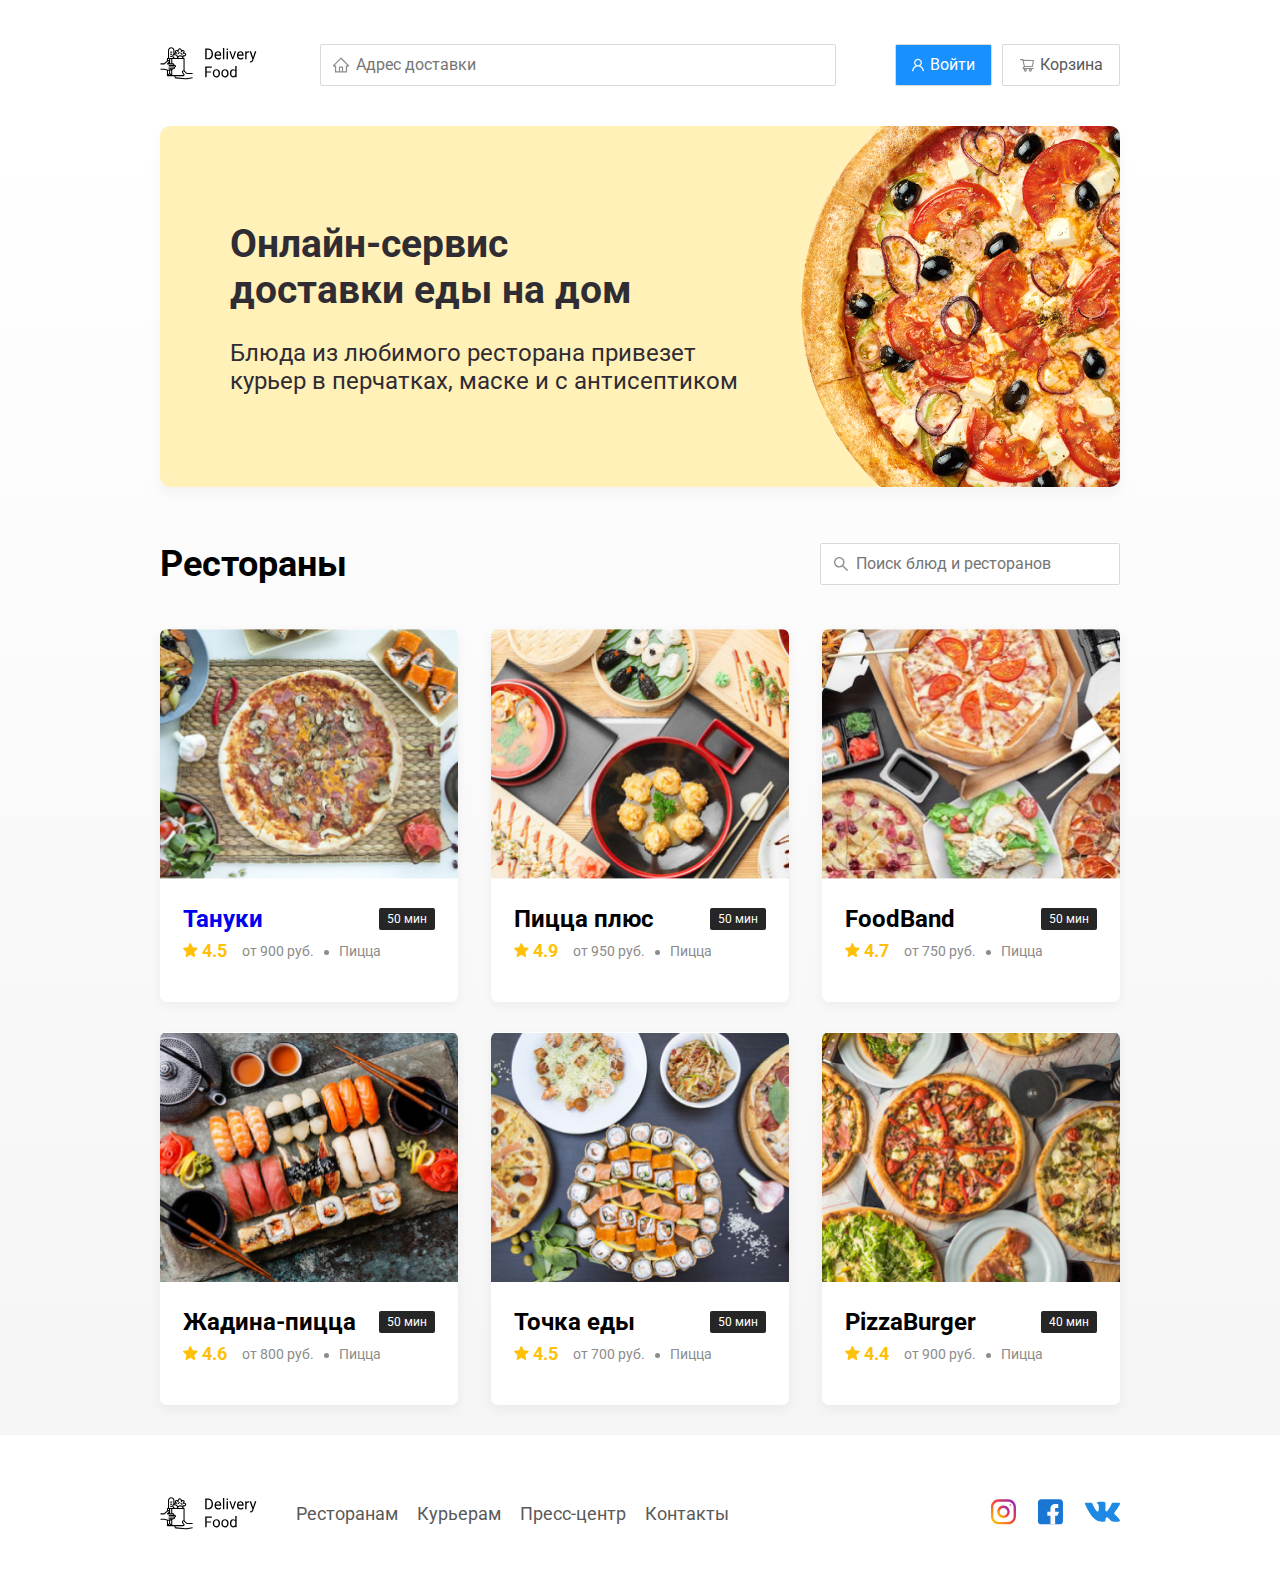
<file: index.html>
<!DOCTYPE html>
<html lang="ru">
  <head>
    <meta charset="UTF-8" />
    <meta name="viewport" content="width=device-width, initial-scale=1.0" />
    <meta http-equiv="X-UA-Compatible" content="ie=edge" />
    <title>Delivery Food - доставка еды на дом</title>
    <link
      href="https://fonts.googleapis.com/css2?family=Roboto:wght@400;700&display=swap"
      rel="stylesheet"
    />
    <link rel="stylesheet" href="css/normalize.css" />
    <link rel="stylesheet" href="css/style.css" />
  </head>
  <body>
    <!-- Шапка сайта -->
    <div class="container">
      <header class="header">
        <a href="index.html" class="logo">
          <img src="img/logo.svg" alt="Logo"
        /></a>
        <input
          type="text"
          class="input input-address"
          placeholder="Адрес доставки"
        />
        <div class="buttons">
          <button class="button button-primary">
            <img src="img/User.svg" alt="user" class="button-icon" />
            <span class="button-text">Войти</span>
          </button>
          <button class="button">
            <img
              src="img/shopping-cart.svg"
              alt="shopping-cart"
              class="button-icon"
            />
            <span class="button-text">Корзина</span>
          </button>
        </div>
      </header>
    </div>
    <main class="main">
      <div class="container">
        <section class="promo">
          <h1 class="promo-title">Онлайн-сервис <br />доставки еды на дом</h1>
          <p class="promo-text">
            Блюда из любимого ресторана привезет курьер в перчатках, маске и с
            антисептиком
          </p>
        </section>

        <section class="restraunts">
          <div class="section-heading">
            <h2 class="section-title">Рестораны</h2>
            <input
              type="text"
              class="input input-search"
              placeholder="Поиск блюд и ресторанов"
            />
          </div>
          <div class="cards">
            <a href="restraunt.html" class="card">
              <img src="img/image1.jpg" alt="card-image" class="card-image" />
              <div class="card-text">
                <div class="card-heading">
                  <h3 class="card-title">Тануки</h3>
                  <span class="card-tag tag">50 мин</span>
                </div>
                <div class="card-info">
                  <div class="rating">
                    <img
                      src="img/rating.svg"
                      alt="rating"
                      class="rating-star"
                    />
                    4.5
                  </div>
                  <div class="price">от 900 руб.</div>
                  <div class="category">Пицца</div>
                </div>
              </div>
            </a>

            <div class="card">
              <img src="img/image2.jpg" alt="card-image" class="card-image" />
              <div class="card-text">
                <div class="card-heading">
                  <h3 class="card-title">Пицца плюс</h3>
                  <span class="card-tag tag">50 мин</span>
                </div>
                <div class="card-info">
                  <div class="rating">
                    <img
                      src="img/rating.svg"
                      alt="rating"
                      class="rating-star"
                    />
                    4.9
                  </div>
                  <div class="price">от 950 руб.</div>
                  <div class="category">Пицца</div>
                </div>
              </div>
            </div>

            <div class="card">
              <img src="img/image3.jpg" alt="card-image" class="card-image" />
              <div class="card-text">
                <div class="card-heading">
                  <h3 class="card-title">FoodBand</h3>
                  <span class="card-tag tag">50 мин</span>
                </div>
                <div class="card-info">
                  <div class="rating">
                    <img
                      src="img/rating.svg"
                      alt="rating"
                      class="rating-star"
                    />
                    4.7
                  </div>
                  <div class="price">от 750 руб.</div>
                  <div class="category">Пицца</div>
                </div>
              </div>
            </div>

            <div class="card">
              <img src="img/image4.jpg" alt="card-image" class="card-image" />
              <div class="card-text">
                <div class="card-heading">
                  <h3 class="card-title">Жадина-пицца</h3>
                  <span class="card-tag tag">50 мин</span>
                </div>
                <div class="card-info">
                  <div class="rating">
                    <img
                      src="img/rating.svg"
                      alt="rating"
                      class="rating-star"
                    />
                    4.6
                  </div>
                  <div class="price">от 800 руб.</div>
                  <div class="category">Пицца</div>
                </div>
              </div>
            </div>

            <div class="card">
              <img src="img/image5.jpg" alt="card-image" class="card-image" />
              <div class="card-text">
                <div class="card-heading">
                  <h3 class="card-title">Точка еды</h3>
                  <span class="card-tag tag">50 мин</span>
                </div>
                <div class="card-info">
                  <div class="rating">
                    <img
                      src="img/rating.svg"
                      alt="rating"
                      class="rating-star"
                    />
                    4.5
                  </div>
                  <div class="price">от 700 руб.</div>
                  <div class="category">Пицца</div>
                </div>
              </div>
            </div>

            <div class="card">
              <img src="img/image6.jpg" alt="card-image" class="card-image" />
              <div class="card-text">
                <div class="card-heading">
                  <h3 class="card-title">PizzaBurger</h3>
                  <span class="card-tag tag">40 мин</span>
                </div>
                <div class="card-info">
                  <div class="rating">
                    <img
                      src="img/rating.svg"
                      alt="rating"
                      class="rating-star"
                    />
                    4.4
                  </div>
                  <div class="price">от 900 руб.</div>
                  <div class="category">Пицца</div>
                </div>
              </div>
            </div>
          </div>
        </section>
      </div>
    </main>
    <footer class="footer">
      <div class="container">
        <div class="footer-block">
          <img src="img/logo.svg" alt="" class="logo footer-logo" />
          <nav class="footer-nav">
            <a href="#" class="footer-link">Ресторанам</a>
            <a href="#" class="footer-link">Курьерам</a>
            <a href="#" class="footer-link">Пресс-центр</a>
            <a href="#" class="footer-link">Контакты</a>
          </nav>
          <div class="social-links">
            <a href="#" class="social-link"
              ><img src="img/instagram.svg" alt="instagram"
            /></a>
            <a href="#" class="social-link"
              ><img src="img/facebook.svg" alt="facebook"
            /></a>
            <a href="#" class="social-link"
              ><img src="img/vk.svg" alt="vk"
            /></a>
          </div>
        </div>
      </div>
    </footer>
  </body>
</html>
</file>
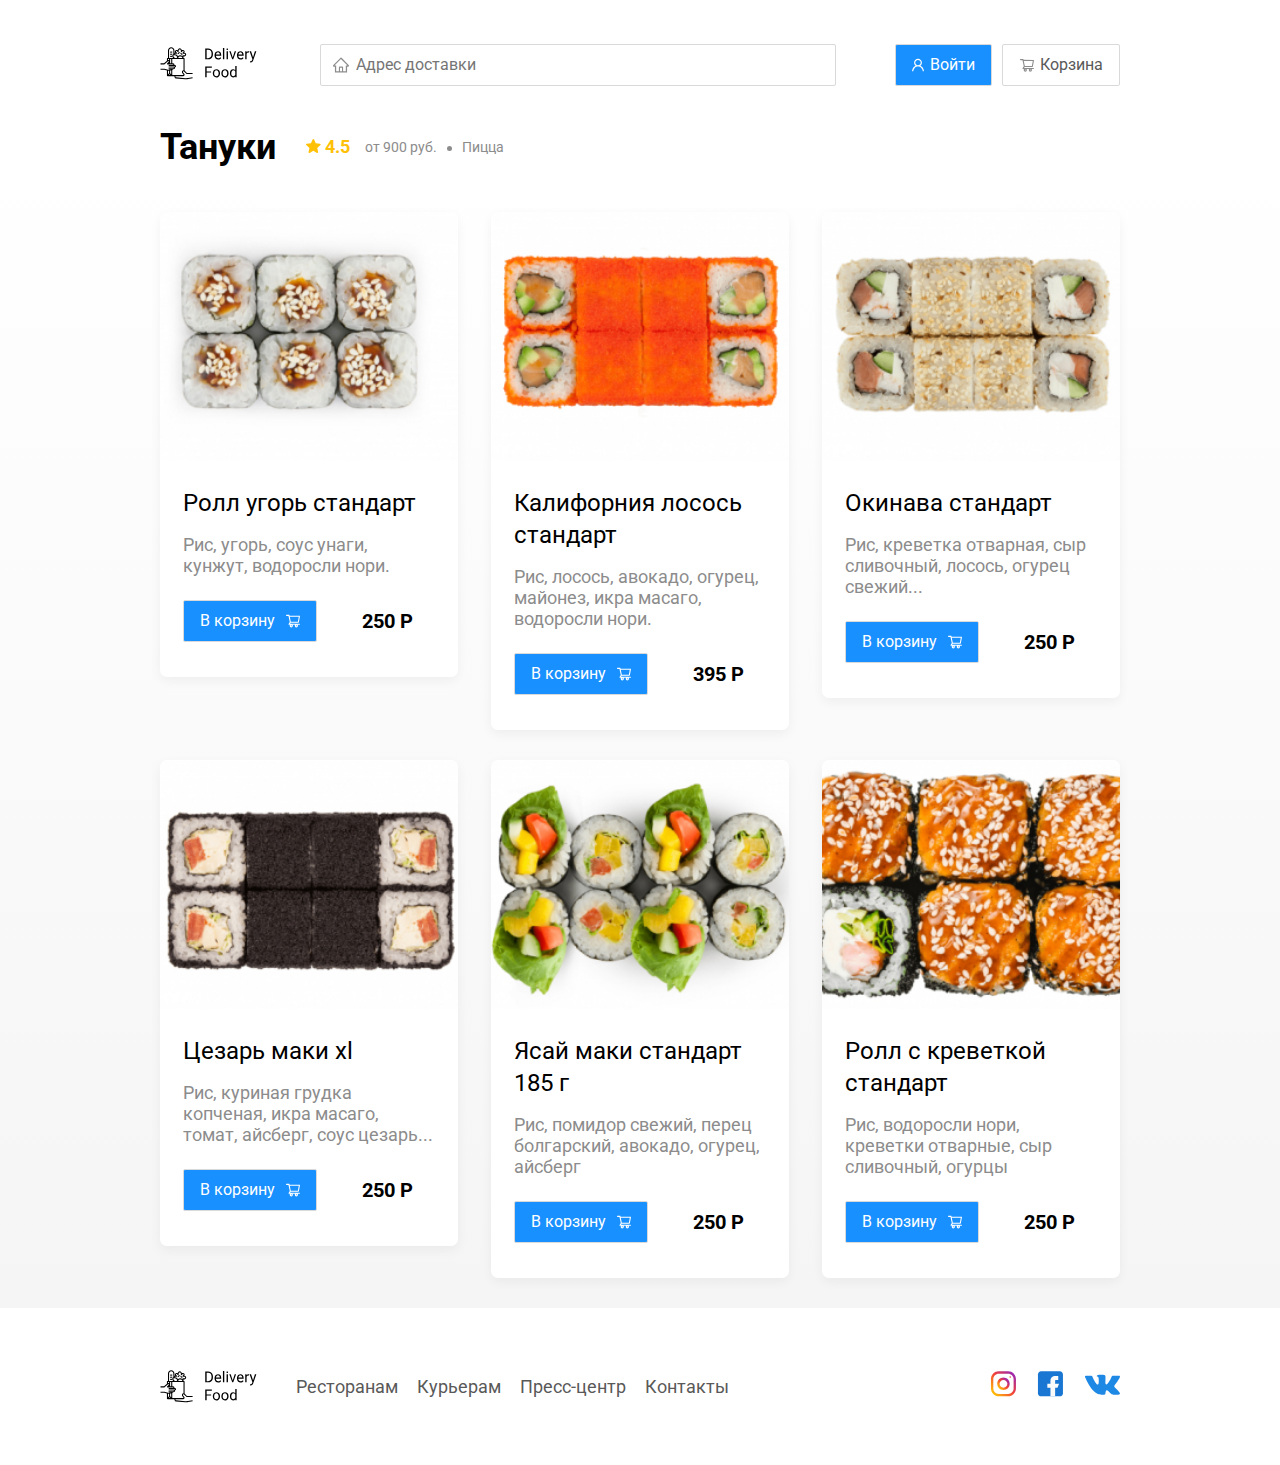
<file: restraunt.html>
<!DOCTYPE html>
<html lang="ru">
  <head>
    <meta charset="UTF-8" />
    <meta name="viewport" content="width=device-width, initial-scale=1.0" />
    <meta http-equiv="X-UA-Compatible" content="ie=edge" />
    <title>Тануки - доставка еды на дом</title>
    <link
      href="https://fonts.googleapis.com/css2?family=Roboto:wght@400;700&display=swap"
      rel="stylesheet"
    />
    <link rel="stylesheet" href="css/normalize.css" />
    <link rel="stylesheet" href="css/style.css" />
  </head>
  <body>
    <!-- Шапка сайта -->
    <div class="container">
      <header class="header">
        <a href="index.html" class="logo">
          <img src="img/logo.svg" alt="Logo"
        /></a>
        <input
          type="text"
          class="input input-address"
          placeholder="Адрес доставки"
        />
        <div class="buttons">
          <button class="button button-primary">
            <img src="img/User.svg" alt="user" class="button-icon" />
            <span class="button-text">Войти</span>
          </button>
          <button class="button">
            <img
              src="img/shopping-cart.svg"
              alt="shopping-cart"
              class="button-icon"
            />
            <span class="button-text">Корзина</span>
          </button>
        </div>
      </header>
    </div>

    <main class="main">
      <div class="container">
        <section class="restraunts">
          <div class="section-heading">
            <h2 class="section-title">Тануки</h2>
            <div class="card-info">
              <div class="rating">
                <img src="img/rating.svg" alt="rating" class="rating-star" />
                4.5
              </div>
              <div class="price">от 900 руб.</div>
              <div class="category">Пицца</div>
            </div>
          </div>
          <div class="cards">
            <div class="card">
              <img
                src="img/image-tanuki1.jpg"
                alt="card-image"
                class="card-image"
              />
              <div class="card-text">
                <div class="card-heading">
                  <h3 class="card-title card-title-reg">Ролл угорь стандарт</h3>
                </div>
                <div class="card-info">
                  <div class="ingredients">
                    Рис, угорь, соус унаги, кунжут, водоросли нори.
                  </div>
                </div>
                <div class="card-buttons">
                  <button class="button button-primary">
                    <span class="button-card-text">В корзину</span>
                    <img
                      src="img/shopping-cart-white.svg"
                      alt="shopping-cart"
                      class="button-card-image"
                    />
                  </button>
                  <strong class="card-price-bold">250 P</strong>
                </div>
              </div>
            </div>

            <div class="card">
              <img
                src="img/image-tanuki2.jpg"
                alt="card-image"
                class="card-image"
              />
              <div class="card-text">
                <div class="card-heading">
                  <h3 class="card-title card-title-reg">
                    Калифорния лосось стандарт
                  </h3>
                </div>
                <div class="card-info">
                  <div class="ingredients">
                    Рис, лосось, авокадо, огурец, майонез, икра масаго,
                    водоросли нори.
                  </div>
                </div>
                <div class="card-buttons">
                  <button class="button button-primary">
                    <span class="button-card-text">В корзину</span>
                    <img
                      src="img/shopping-cart-white.svg"
                      alt="shopping-cart"
                      class="button-card-image"
                    />
                  </button>
                  <strong class="card-price-bold">395 P</strong>
                </div>
              </div>
            </div>

            <div class="card">
              <img
                src="img/image-tanuki3.jpg"
                alt="card-image"
                class="card-image"
              />
              <div class="card-text">
                <div class="card-heading">
                  <h3 class="card-title card-title-reg">Окинава стандарт</h3>
                </div>
                <div class="card-info">
                  <div class="ingredients">
                    Рис, креветка отварная, сыр сливочный, лосось, огурец
                    свежий...
                  </div>
                </div>
                <div class="card-buttons">
                  <button class="button button-primary">
                    <span class="button-card-text">В корзину</span>
                    <img
                      src="img/shopping-cart-white.svg"
                      alt="shopping-cart"
                      class="button-card-image"
                    />
                  </button>
                  <strong class="card-price-bold">250 P</strong>
                </div>
              </div>
            </div>

            <div class="card">
              <img
                src="img/image-tanuki4.jpg"
                alt="card-image"
                class="card-image"
              />
              <div class="card-text">
                <div class="card-heading">
                  <h3 class="card-title card-title-reg">Цезарь маки хl</h3>
                </div>
                <div class="card-info">
                  <div class="ingredients">
                    Рис, куриная грудка копченая, икра масаго, томат, айсберг,
                    соус цезарь...
                  </div>
                </div>
                <div class="card-buttons">
                  <button class="button button-primary">
                    <span class="button-card-text">В корзину</span>
                    <img
                      src="img/shopping-cart-white.svg"
                      alt="shopping-cart"
                      class="button-card-image"
                    />
                  </button>
                  <strong class="card-price-bold">250 P</strong>
                </div>
              </div>
            </div>

            <div class="card">
              <img
                src="img/image-tanuki5.jpg"
                alt="card-image"
                class="card-image"
              />
              <div class="card-text">
                <div class="card-heading">
                  <h3 class="card-title card-title-reg">
                    Ясай маки стандарт 185 г
                  </h3>
                </div>
                <div class="card-info">
                  <div class="ingredients">
                    Рис, помидор свежий, перец болгарский, авокадо, огурец,
                    айсберг
                  </div>
                </div>
                <div class="card-buttons">
                  <button class="button button-primary">
                    <span class="button-card-text">В корзину</span>
                    <img
                      src="img/shopping-cart-white.svg"
                      alt="shopping-cart"
                      class="button-card-image"
                    />
                  </button>
                  <strong class="card-price-bold">250 P</strong>
                </div>
              </div>
            </div>

            <div class="card">
              <img
                src="img/image-tanuki6.jpg"
                alt="card-image"
                class="card-image"
              />
              <div class="card-text">
                <div class="card-heading">
                  <h3 class="card-title card-title-reg">
                    Ролл с креветкой стандарт
                  </h3>
                </div>
                <div class="card-info">
                  <div class="ingredients">
                    Рис, водоросли нори, креветки отварные, сыр сливочный,
                    огурцы
                  </div>
                </div>
                <div class="card-buttons">
                  <button class="button button-primary">
                    <span class="button-card-text">В корзину</span>
                    <img
                      src="img/shopping-cart-white.svg"
                      alt="shopping-cart"
                      class="button-card-image"
                    />
                  </button>
                  <strong class="card-price-bold">250 P</strong>
                </div>
              </div>
            </div>
          </div>
        </section>
      </div>
    </main>
    <footer class="footer">
      <div class="container">
        <div class="footer-block">
          <img src="img/logo.svg" alt="" class="logo footer-logo" />
          <nav class="footer-nav">
            <a href="#" class="footer-link">Ресторанам</a>
            <a href="#" class="footer-link">Курьерам</a>
            <a href="#" class="footer-link">Пресс-центр</a>
            <a href="#" class="footer-link">Контакты</a>
          </nav>
          <div class="social-links">
            <a href="#" class="social-link"
              ><img src="img/instagram.svg" alt="instagram"
            /></a>
            <a href="#" class="social-link"
              ><img src="img/facebook.svg" alt="facebook"
            /></a>
            <a href="#" class="social-link"
              ><img src="img/vk.svg" alt="vk"
            /></a>
          </div>
        </div>
      </div>
    </footer>
  </body>
</html>
</file>
<file: css/style.css>
* {
  box-sizing: border-box;
}
body {
  font-family: "Roboto", sans-serif;
  padding-top: 44px;
}
.container {
  max-width: 1200px;
  margin: auto;
}
.main {
  background: linear-gradient(
    180deg,
    rgba(245, 245, 245, 0) 1.04%,
    #f5f5f5 100%
  );
}
.header {
  display: flex;
  align-items: center;
  justify-content: space-between;
  margin-bottom: 40px;
}
.input {
  background: #ffffff;
  border: 1px solid #d9d9d9;
  border-radius: 2px;
  font-size: 16px;
  line-height: 24px;
  padding: 8px;
  padding-left: 35px;
  background-repeat: no-repeat;
  background-position: left 11px center;
}
.input-address {
  flex: 0.8;
  background-image: url(../img/home.svg);
}
.input-search {
  background-image: url(../img/search.svg);
  width: 300px;
  margin-left: auto;
}
.buttons {
  display: flex;
  align-items: center;
}
.button {
  display: flex;
  align-items: center;
  padding: 11px 16px;
  background: #ffffff;
  border: 1px solid #d9d9d9;
  box-sizing: border-box;
  box-shadow: 0px 0px 2px rgba(0, 0, 0, 0.0015);
  border-radius: 2px;
  color: #595959;
}
.button-primary {
  background: #1890ff;
  border: 1px solid #d9d9d9;
  color: #fff;
  margin-right: 10px;
}
.button-icon {
  margin-right: 6px;
}
.button-card-text {
  margin-right: 10px;
}
.promo {
  box-shadow: 0px 7px 12px rgba(158, 158, 163, 0.1);
  background: #fff1b8 url(../img/promo-image.jpeg) no-repeat top -100px right -247px/924px;
  border-radius: 10px;
  padding: 68px 70px;
  margin-bottom: 56px;
}
.promo-title {
  font-style: normal;
  font-weight: bold;
  font-size: 39px;
  line-height: 46px;
  color: #302c34;
}
.promo-text {
  font-style: normal;
  font-weight: normal;
  font-size: 24px;
  line-height: 28px;
  color: #302c34;
  max-width: 538px;
}
.section-heading {
  display: flex;
  align-items: center;
  margin-bottom: 44px;
}
.section-title {
  font-style: normal;
  font-weight: bold;
  font-size: 36px;
  line-height: 42px;
  color: #000000;
  margin: 0;
  margin-right: 30px;
}
.cards {
  display: flex;
  align-items: flex-start;
  flex-wrap: wrap;
  justify-content: space-between;
}
.card {
  background: #ffffff;
  box-shadow: 0px 4px 12px rgba(0, 0, 0, 0.05);
  border-radius: 7px;
  overflow: hidden;
  margin-bottom: 30px;
  flex-basis: 31%;
  text-decoration: none;
}
.card-image {
  width: 384px;
  height: 250px;
  object-fit: cover;
}
.card-text {
  padding-top: 20px;
  padding-bottom: 35px;
  padding-left: 23px;
  padding-right: 23px;
}
.card-heading {
  display: flex;
  align-items: center;
  justify-content: space-between;
}
.card-title {
  font-style: normal;
  font-weight: bold;
  font-size: 24px;
  line-height: 32px;
  margin: 0;
}
.card-title-reg {
  font-weight: 400;
}
.card-tag {
  font-style: normal;
  font-weight: normal;
  font-size: 12px;
  line-height: 20px;
  color: #fff;
  background: #262626;
  border-radius: 2px;
  padding: 1px 8px;
}
.card-info {
  display: flex;
  align-items: center;
  flex-wrap: wrap;
}
.card-buttons {
  display: flex;
  align-items: center;
  margin-top: 24px;
}
.card-price-bold {
  font-weight: bold;
  font-size: 20px;
  line-height: 32px;
  margin-left: 35px;
}
.rating {
  margin-right: 26px;
  font-style: normal;
  font-weight: bold;
  font-size: 18px;
  line-height: 32px;
  color: #ffc107;
}
.price,
.category {
  font-style: normal;
  font-weight: normal;
  font-size: 18px;
  line-height: 32px;
  color: #8c8c8c;
}
.price {
  margin-right: 10px;
}
.category {
  text-overflow: ellipsis;
  overflow: hidden;
  white-space: nowrap;
  max-width: 150px;
}
.price::after {
  content: "";
  width: 5px;
  height: 5px;
  background-color: #8c8c8c;
  display: inline-block;
  vertical-align: middle;
  border-radius: 50%;
  margin-left: 10px;
}
.ingredients {
  font-size: 18px;
  line-height: 21px;
  color: #8c8c8c;
  margin-top: 15px;
}
.footer {
  padding: 60px 0;
}
.footer-block {
  display: flex;
  align-items: center;
  justify-content: space-between;
}
.footer-nav {
  margin-right: auto;
  margin-left: 35px;
}
.footer-link {
  display: inline-block;
  color: #595959;
  font-style: normal;
  font-weight: normal;
  font-size: 18px;
  line-height: 21px;
  text-decoration: none;
}
.footer-link:not(:last-child) {
  margin-right: 15px;
}
.social-links {
  display: flex;
  align-items: center;
}
.social-link:not(:last-child) {
  margin-right: 21px;
}

@media (max-width: 1366px) {
  .container {
    max-width: 960px;
  }
  .promo {
    background-position: center right -300px;
    background-size: 750px;
  }
  .rating {
    margin-right: 15px;
  }
  .card-image {
    width: 300px;
  }
  .category,
  .price {
    font-size: 14px;
  }
}
@media (max-width: 992px) {
  .container {
    max-width: 750px;
  }
  .promo {
    padding: 50px;
    background-size: 500px;
    background-position: center right -200px;
  }
  .promo-text {
    font-size: 18px;
    max-width: 400px;
  }
  .card {
    flex-basis: 49%;
  }
  .footer-link {
    font-size: 16px;
  }
}
@media (max-width: 768px) {
  .container {
    max-width: 560px;
  }
  .card-image {
    width: 275px;
  }
  .card-info {
    flex-wrap: wrap;
  }
  .card .rating {
    flex-basis: 100%;
  }
  .card-title {
    font-size: 18px;
  }
  .promo {
    background-size: 400px;
    background-position: bottom 50px right -200px;
  }
  .promo-title {
    font-size: 24px;
    line-height: 1.4;
  }
  .promo-text {
    margin-top: 0;
  }
  .button-card-text {
    font-size: 14px
}

@media (max-width: 578px) {
  .container {
    width: 90%;
  }
  .header {
    flex-wrap: wrap;
  }
  .input-address {
    margin-top: 15px;
    order: 5;
    flex: 1;
  }
  .promo {
    background-image: none;
  }
  .promo-title {
    margin-bottom: 10px;
  }
  .section-title {
    font-size: 20px;
  }
  .card {
    flex-basis: 100%;
  }
  .card-image {
    width: 100%;
  }
  .footer {
    padding: 30px 0;
  }
  .footer-block {
    align-items: flex-start;
  }
  .footer-nav {
    order: 0;
    margin-left: 0;
    margin-right: 0;
    display: flex;
    flex-direction: column;
  }
  .footer-logo {
    margin-right: 15px;
    order: 1;
  }
  .social-links {
    order: 2;
  }
}
@media (max-width: 480px) {
  .button-text {
    display: none;
  }
  .button-icon {
    margin: 0;
  }
  .button {
    min-height: 40px;
  }
  .promo {
    padding: 20px;
  }
  .section-heading {
    flex-wrap: wrap;
  }
  .footer-block {
    flex-wrap: wrap;
    flex-direction: column;
    align-items: center;
  }
  .footer-logo {
    order: 0;
    margin-bottom: 20px;
  }
  .footer-nav {
    margin-bottom: 20px;
    text-align: center;
  }
  .footer-link:not(:last-child) {
    margin-right: 0;
  }
}
</file>
